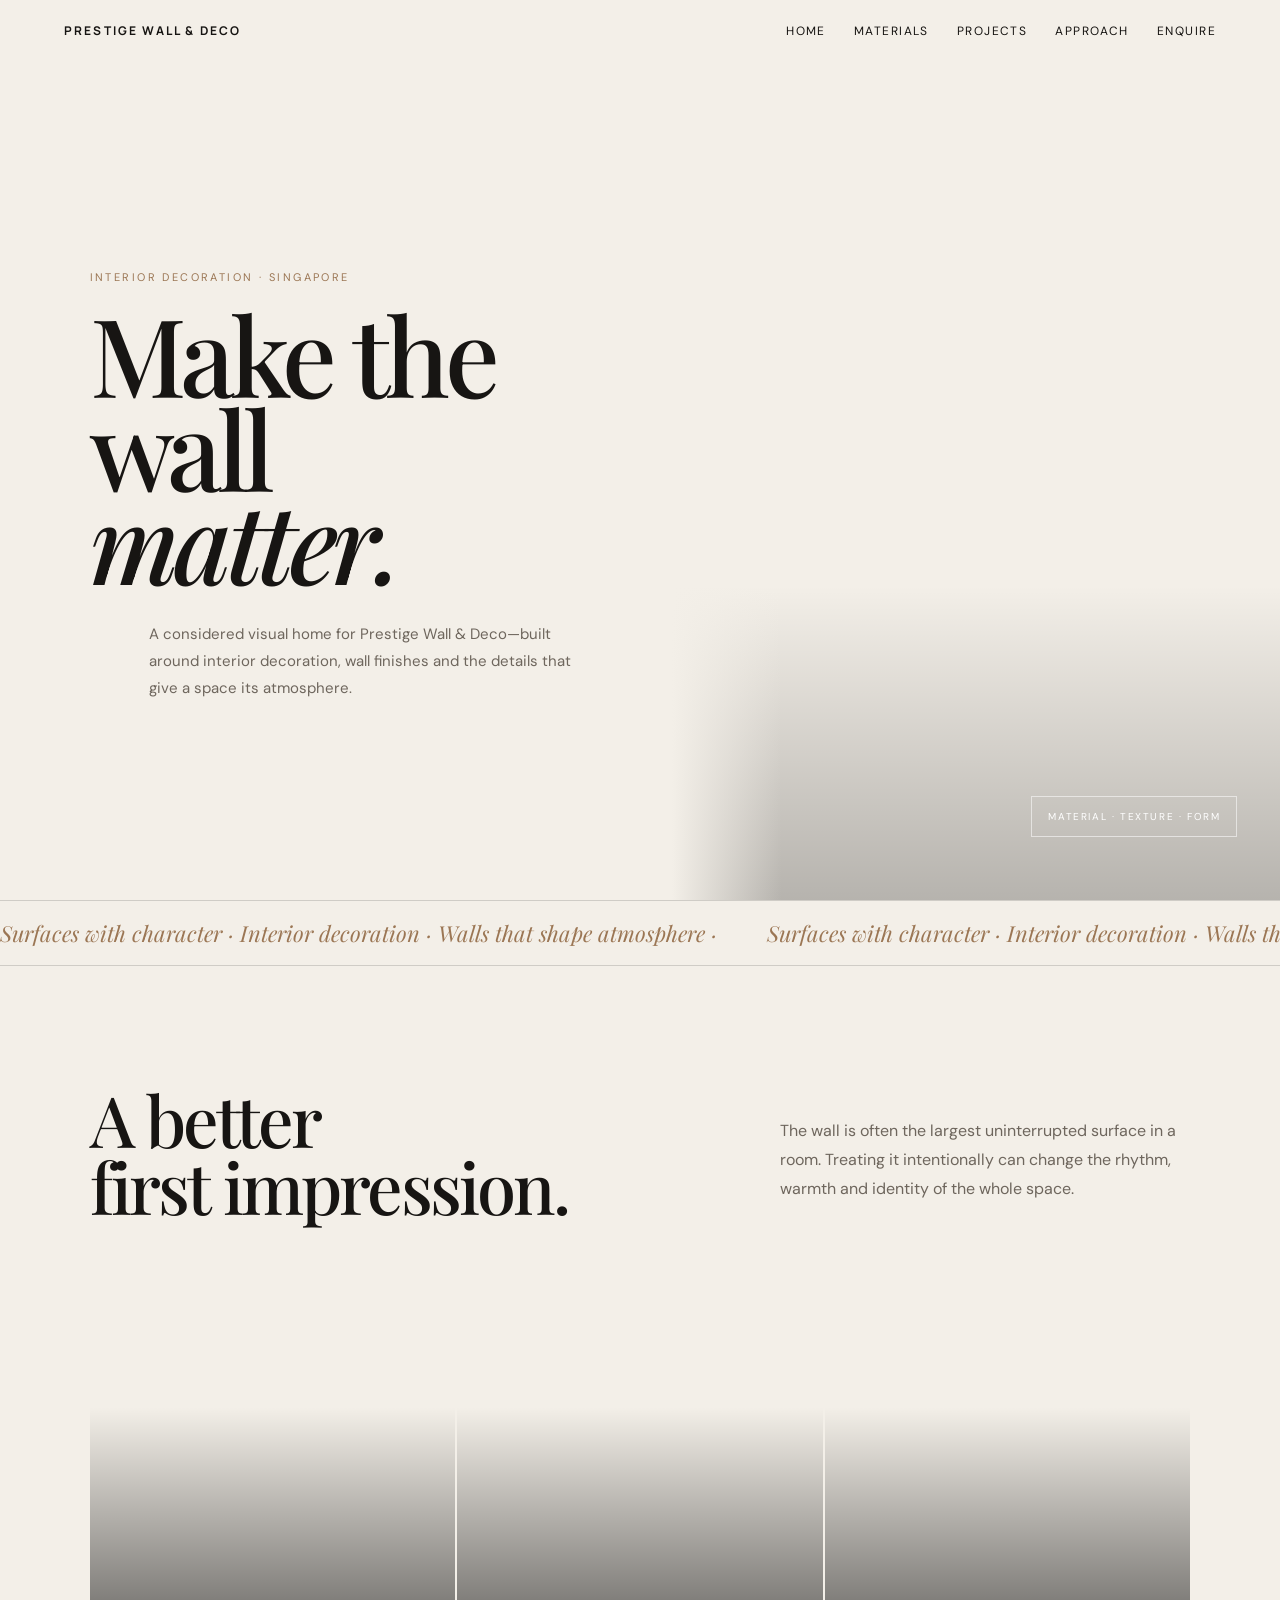
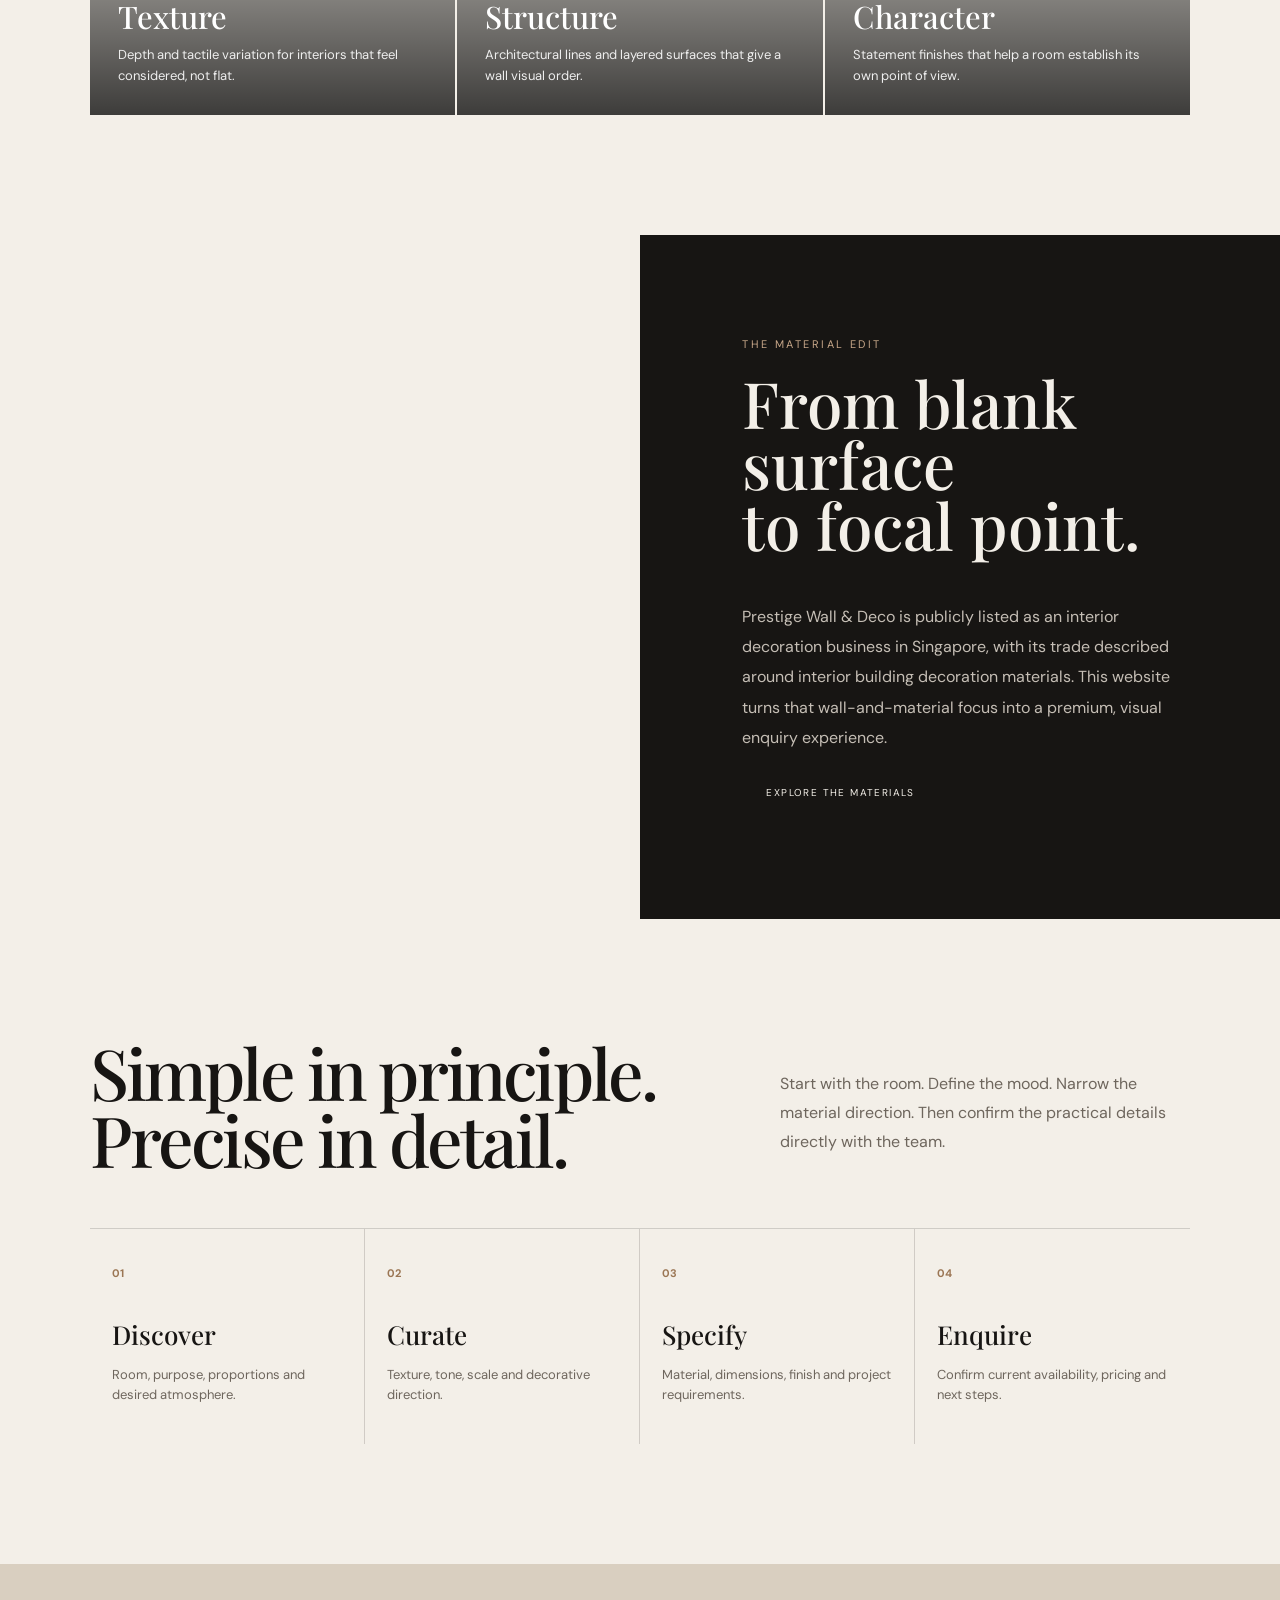
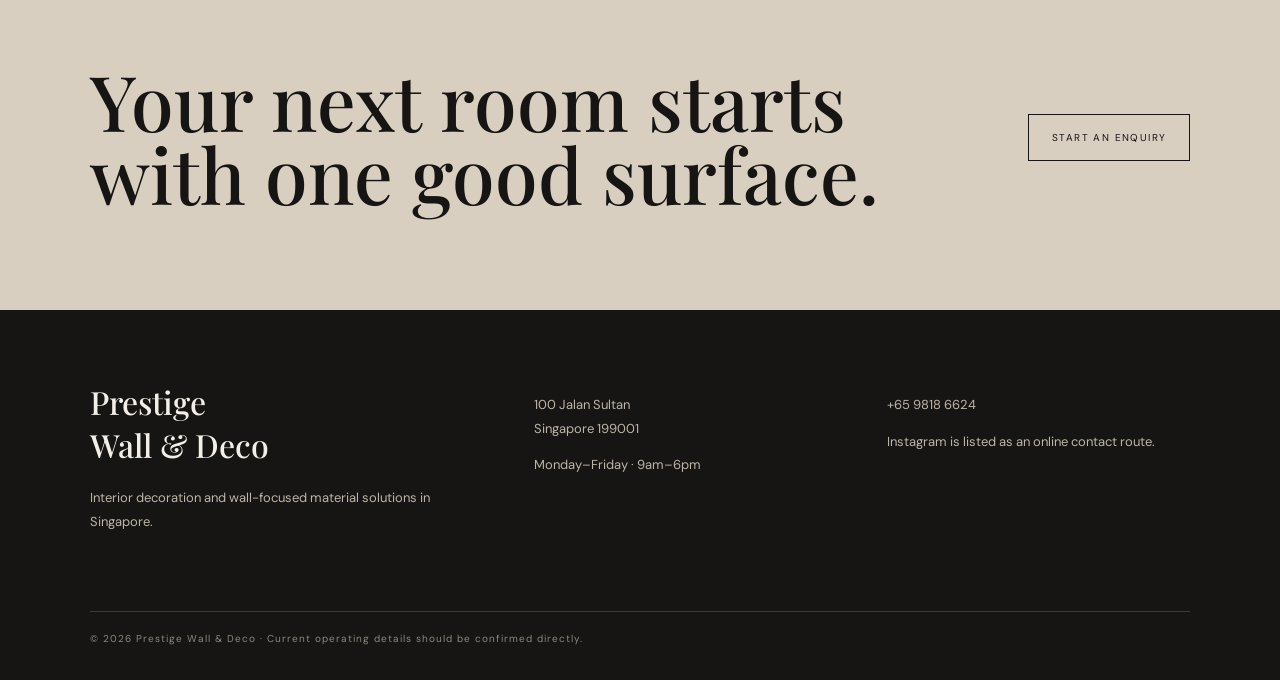
<file: index.html>
<!doctype html><html lang="en"><head><meta charset="utf-8"><meta name="viewport" content="width=device-width,initial-scale=1"><meta name="description" content="Prestige Wall & Deco — interior decoration and wall-focused material solutions in Singapore."><title>Prestige Wall & Deco — Surface, Reimagined</title><link rel="stylesheet" href="styles.css?v=9"></head><body><header class="site-header"><a class="brand" href="index.html">Prestige Wall & Deco</a><button class="menu-btn" aria-label="Open menu">Menu</button><nav class="nav"><a href="index.html">Home</a><a href="materials.html">Materials</a><a href="projects.html">Projects</a><a href="approach.html">Approach</a><a href="contact.html">Enquire</a></nav></header><main><section class="hero"><div class="hero-copy"><div class="eyebrow">Interior decoration · Singapore</div><h1>Make the wall <em>matter.</em></h1><p class="hero-intro">A considered visual home for Prestige Wall & Deco—built around interior decoration, wall finishes and the details that give a space its atmosphere.</p></div><div class="hero-art"><div class="art-tag">Material · Texture · Form</div></div></section><div class="marquee"><span>Surfaces with character · Interior decoration · Walls that shape atmosphere · </span><span>Surfaces with character · Interior decoration · Walls that shape atmosphere · </span></div><section class="section"><div class="section-head"><h2>A better<br>first impression.</h2><p class="section-lead">The wall is often the largest uninterrupted surface in a room. Treating it intentionally can change the rhythm, warmth and identity of the whole space.</p></div><div class="material-grid"><article class="material reveal"><h3>Texture</h3><p>Depth and tactile variation for interiors that feel considered, not flat.</p></article><article class="material reveal"><h3>Structure</h3><p>Architectural lines and layered surfaces that give a wall visual order.</p></article><article class="material reveal"><h3>Character</h3><p>Statement finishes that help a room establish its own point of view.</p></article></div></section><section class="split"><div class="split-image"></div><div class="split-copy"><div class="eyebrow">The material edit</div><h2>From blank surface<br>to focal point.</h2><p>Prestige Wall & Deco is publicly listed as an interior decoration business in Singapore, with its trade described around interior building decoration materials. This website turns that wall-and-material focus into a premium, visual enquiry experience.</p><a class="button" href="materials.html">Explore the materials</a></div></section><section class="section"><div class="section-head"><h2>Simple in principle.<br>Precise in detail.</h2><p class="section-lead">Start with the room. Define the mood. Narrow the material direction. Then confirm the practical details directly with the team.</p></div><div class="numbered"><article class="step reveal"><b>01</b><h3>Discover</h3><p>Room, purpose, proportions and desired atmosphere.</p></article><article class="step reveal"><b>02</b><h3>Curate</h3><p>Texture, tone, scale and decorative direction.</p></article><article class="step reveal"><b>03</b><h3>Specify</h3><p>Material, dimensions, finish and project requirements.</p></article><article class="step reveal"><b>04</b><h3>Enquire</h3><p>Confirm current availability, pricing and next steps.</p></article></div></section><section class="cta"><h2>Your next room starts with one good surface.</h2><a class="button" href="contact.html">Start an enquiry</a></section></main><footer class="footer"><div class="footer-grid"><div><h3>Prestige<br>Wall & Deco</h3><p>Interior decoration and wall-focused material solutions in Singapore.</p></div><div><p>100 Jalan Sultan<br>Singapore 199001</p><p>Monday–Friday · 9am–6pm</p></div><div><p><a href="tel:+6598186624">+65 9818 6624</a></p><p>Instagram is listed as an online contact route.</p></div></div><div class="footer-bottom">© 2026 Prestige Wall & Deco · Current operating details should be confirmed directly.</div></footer><script src="script.js?v=9"></script></body></html>
</file>
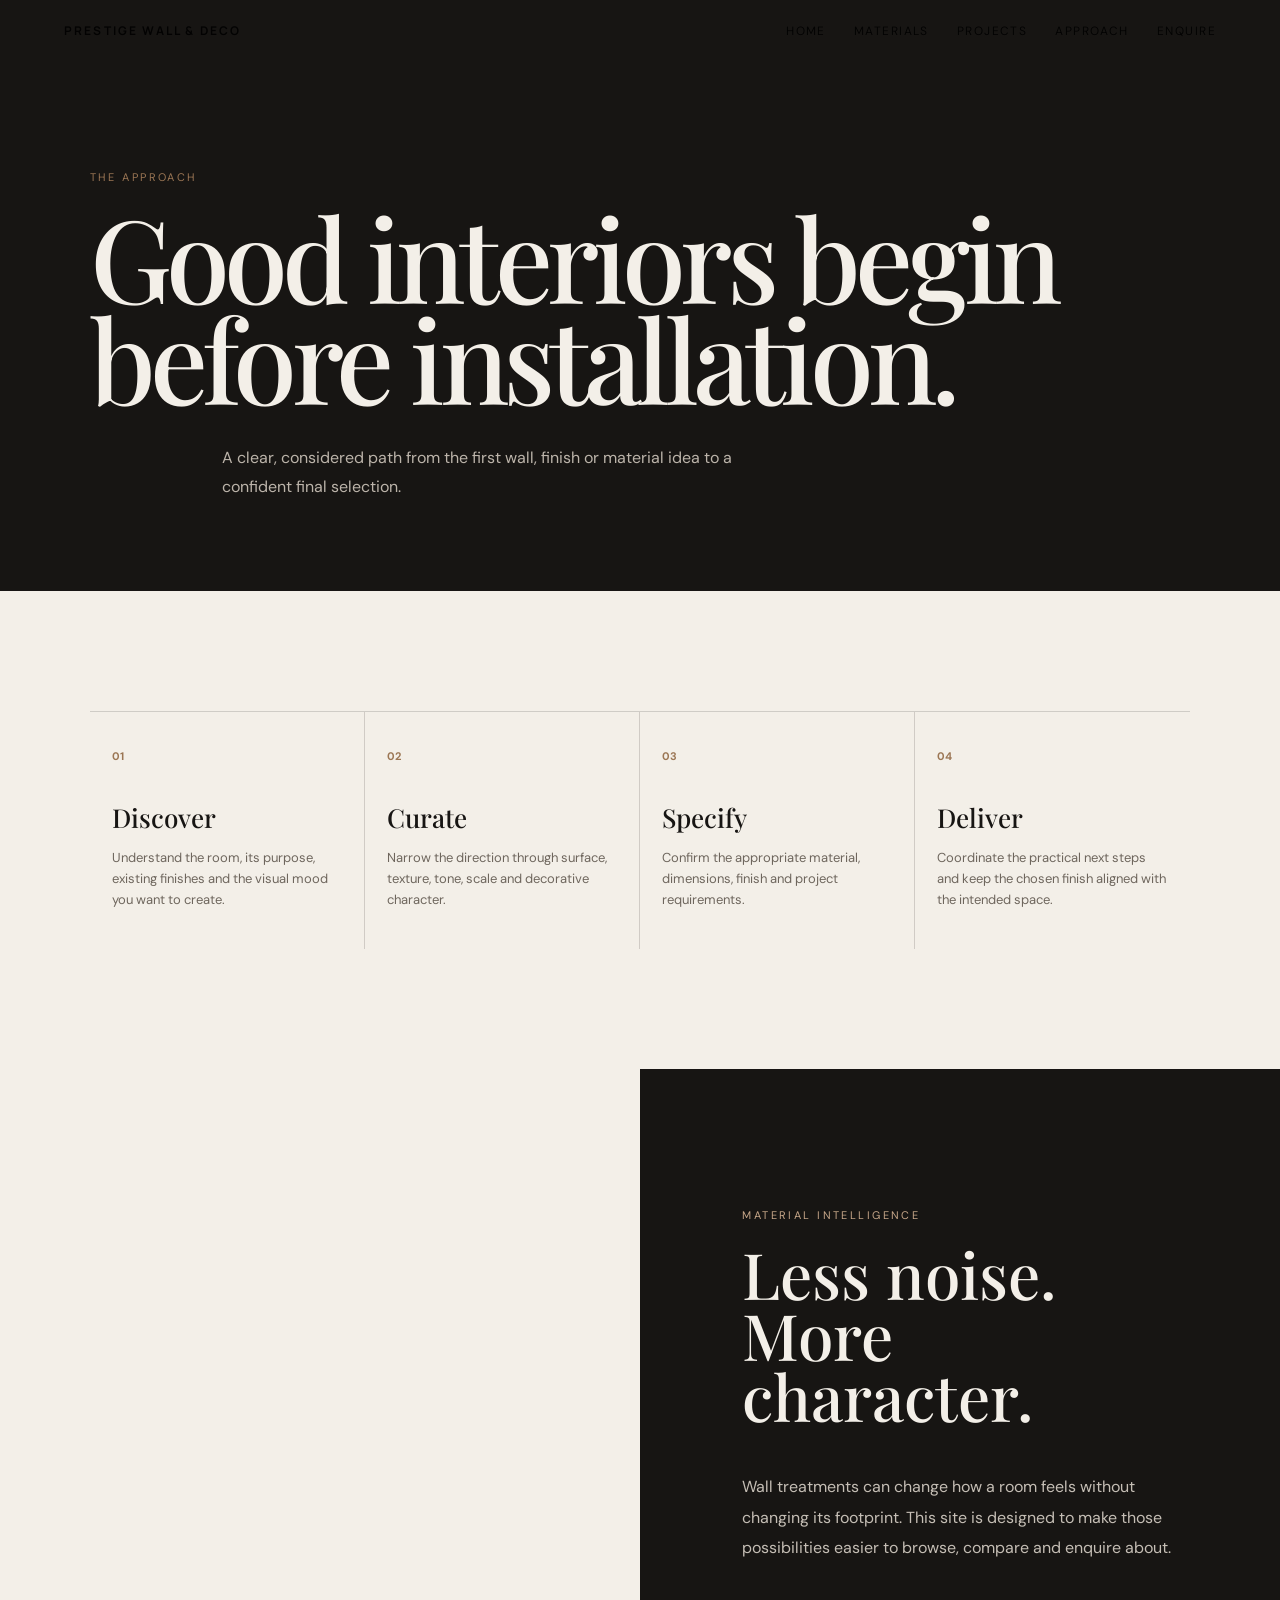
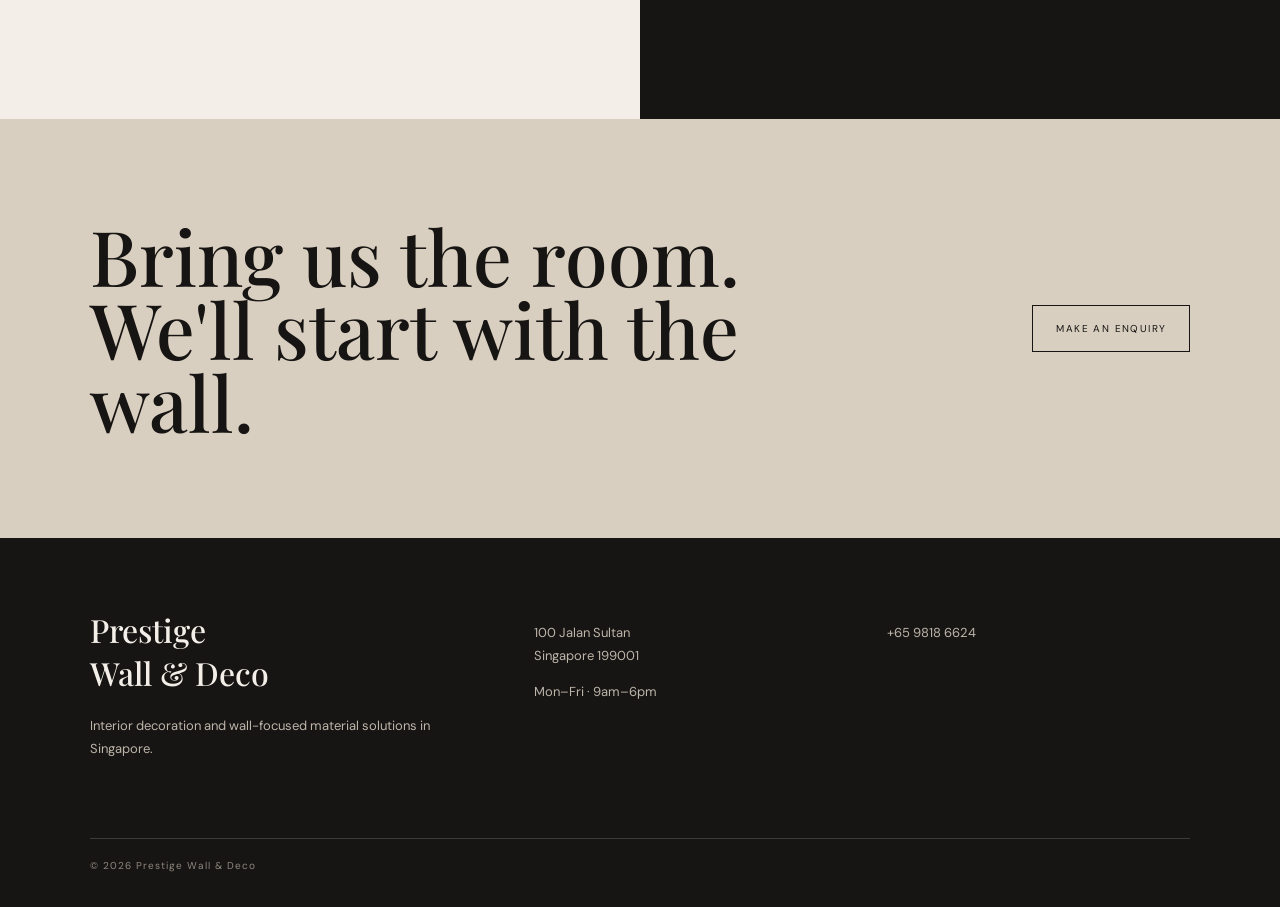
<file: approach.html>
<!doctype html><html lang="en"><head><meta charset="utf-8"><meta name="viewport" content="width=device-width,initial-scale=1"><title>Approach — Prestige Wall & Deco</title><link rel="stylesheet" href="styles.css?v=9"></head><body><header class="site-header"><a class="brand" href="index.html">Prestige Wall & Deco</a><button class="menu-btn">Menu</button><nav class="nav"><a href="index.html">Home</a><a href="materials.html">Materials</a><a href="projects.html">Projects</a><a href="approach.html">Approach</a><a href="contact.html">Enquire</a></nav></header><main><section class="page-hero"><div class="eyebrow">The approach</div><h1>Good interiors begin before installation.</h1><p>A clear, considered path from the first wall, finish or material idea to a confident final selection.</p></section><section class="section"><div class="numbered"><article class="step"><b>01</b><h3>Discover</h3><p>Understand the room, its purpose, existing finishes and the visual mood you want to create.</p></article><article class="step"><b>02</b><h3>Curate</h3><p>Narrow the direction through surface, texture, tone, scale and decorative character.</p></article><article class="step"><b>03</b><h3>Specify</h3><p>Confirm the appropriate material, dimensions, finish and project requirements.</p></article><article class="step"><b>04</b><h3>Deliver</h3><p>Coordinate the practical next steps and keep the chosen finish aligned with the intended space.</p></article></div></section><section class="split"><div class="split-image"></div><div class="split-copy"><div class="eyebrow">Material intelligence</div><h2>Less noise.<br>More character.</h2><p>Wall treatments can change how a room feels without changing its footprint. This site is designed to make those possibilities easier to browse, compare and enquire about.</p></div></section><section class="cta"><h2>Bring us the room. We'll start with the wall.</h2><a class="button" href="contact.html">Make an enquiry</a></section></main><footer class="footer"><div class="footer-grid"><div><h3>Prestige<br>Wall & Deco</h3><p>Interior decoration and wall-focused material solutions in Singapore.</p></div><div><p>100 Jalan Sultan<br>Singapore 199001</p><p>Mon–Fri · 9am–6pm</p></div><div><p><a href="tel:+6598186624">+65 9818 6624</a></p></div></div><div class="footer-bottom">© 2026 Prestige Wall & Deco</div></footer><script src="script.js?v=9"></script></body></html>
</file>
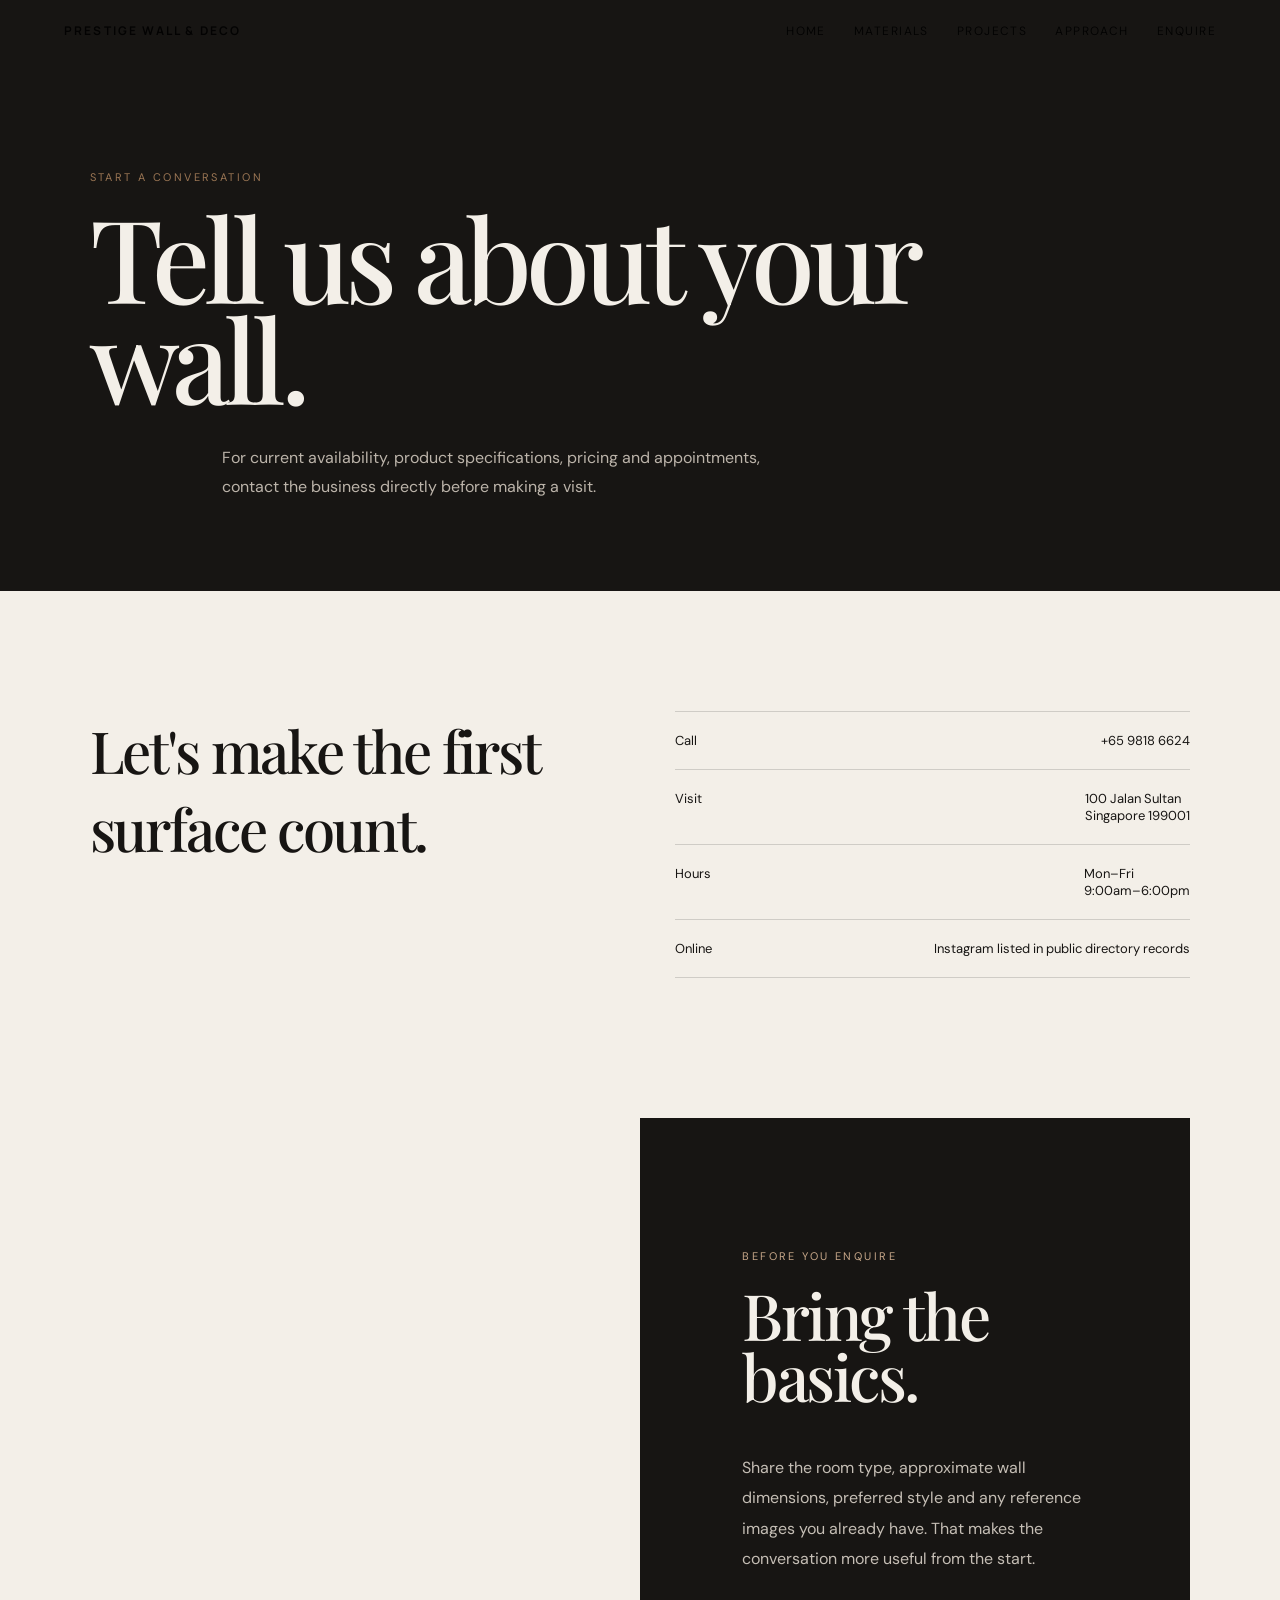
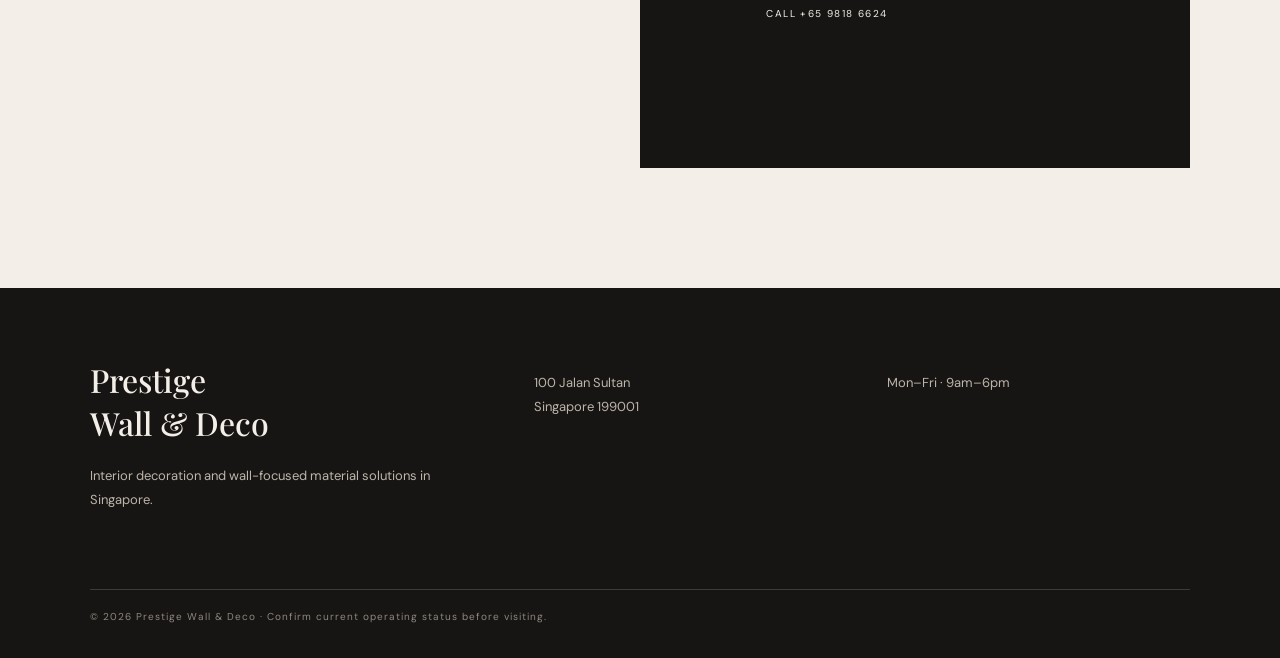
<file: contact.html>
<!doctype html><html lang="en"><head><meta charset="utf-8"><meta name="viewport" content="width=device-width,initial-scale=1"><title>Enquire — Prestige Wall & Deco</title><link rel="stylesheet" href="styles.css?v=9"></head><body><header class="site-header"><a class="brand" href="index.html">Prestige Wall & Deco</a><button class="menu-btn">Menu</button><nav class="nav"><a href="index.html">Home</a><a href="materials.html">Materials</a><a href="projects.html">Projects</a><a href="approach.html">Approach</a><a href="contact.html">Enquire</a></nav></header><main><section class="page-hero"><div class="eyebrow">Start a conversation</div><h1>Tell us about your wall.</h1><p>For current availability, product specifications, pricing and appointments, contact the business directly before making a visit.</p></section><section class="section"><div class="contact-box"><div><h2>Let's make the first surface count.</h2></div><div class="contact-list"><div class="contact-row"><span>Call</span><a href="tel:+6598186624">+65 9818 6624</a></div><div class="contact-row"><span>Visit</span><span>100 Jalan Sultan<br>Singapore 199001</span></div><div class="contact-row"><span>Hours</span><span>Mon–Fri<br>9:00am–6:00pm</span></div><div class="contact-row"><span>Online</span><span>Instagram listed in public directory records</span></div></div></div></section><section class="section" style="padding-top:20px"><div class="split"><div class="split-image"></div><div class="split-copy"><div class="eyebrow">Before you enquire</div><h2>Bring the basics.</h2><p>Share the room type, approximate wall dimensions, preferred style and any reference images you already have. That makes the conversation more useful from the start.</p><a class="button" href="tel:+6598186624">Call +65 9818 6624</a></div></div></section></main><footer class="footer"><div class="footer-grid"><div><h3>Prestige<br>Wall & Deco</h3><p>Interior decoration and wall-focused material solutions in Singapore.</p></div><div><p>100 Jalan Sultan<br>Singapore 199001</p></div><div><p>Mon–Fri · 9am–6pm</p></div></div><div class="footer-bottom">© 2026 Prestige Wall & Deco · Confirm current operating status before visiting.</div></footer><script src="script.js?v=9"></script></body></html>
</file>
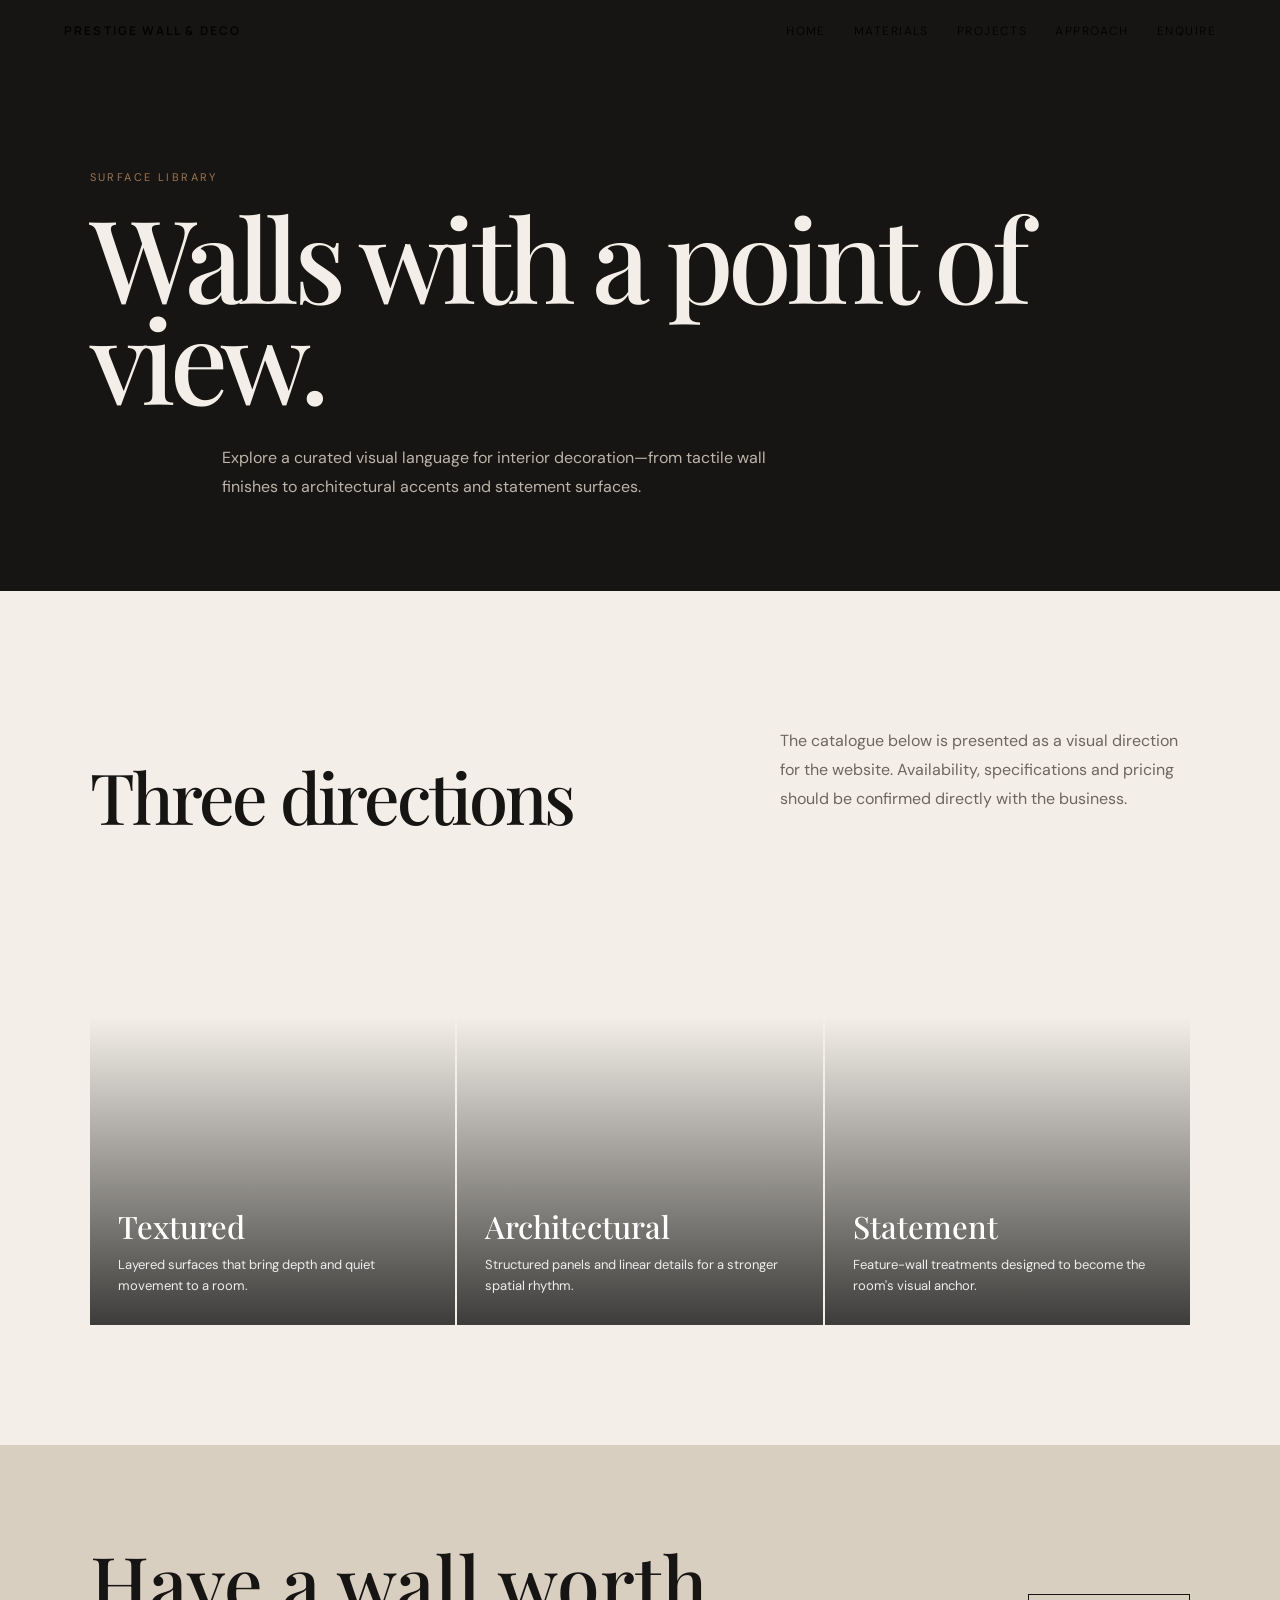
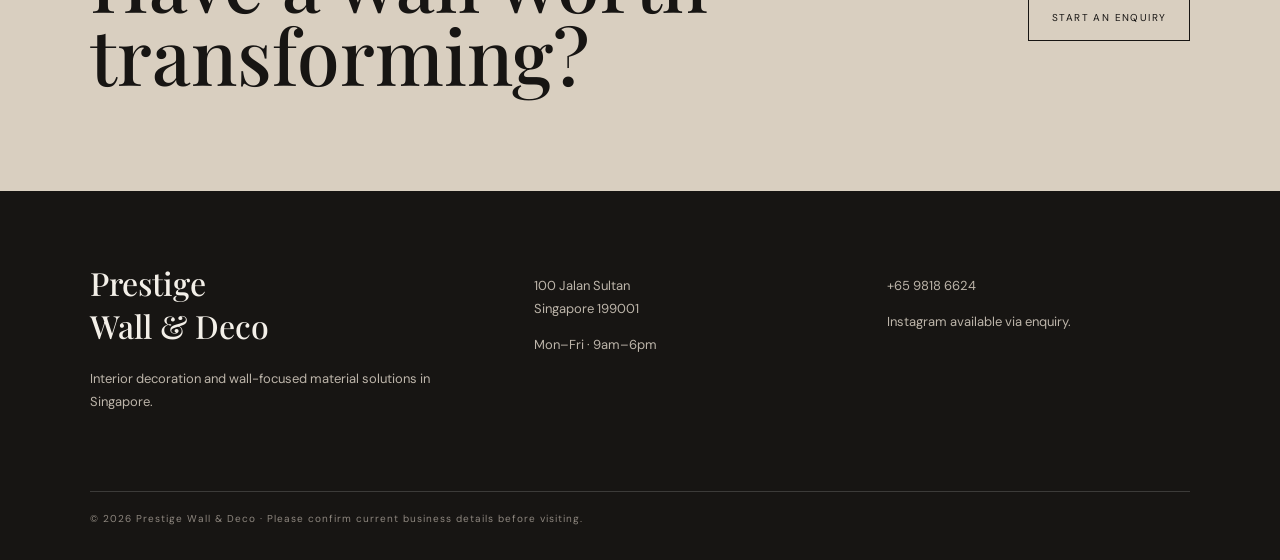
<file: materials.html>
<!doctype html><html lang="en"><head><meta charset="utf-8"><meta name="viewport" content="width=device-width,initial-scale=1"><title>Materials — Prestige Wall & Deco</title><link rel="stylesheet" href="styles.css?v=9"></head><body><header class="site-header"><a class="brand" href="index.html">Prestige Wall & Deco</a><button class="menu-btn">Menu</button><nav class="nav"><a href="index.html">Home</a><a href="materials.html">Materials</a><a href="projects.html">Projects</a><a href="approach.html">Approach</a><a href="contact.html">Enquire</a></nav></header><main><section class="page-hero"><div class="eyebrow">Surface library</div><h1>Walls with a point of view.</h1><p>Explore a curated visual language for interior decoration—from tactile wall finishes to architectural accents and statement surfaces.</p></section><section class="section"><div class="section-head"><h2>Three directions</h2><p class="section-lead">The catalogue below is presented as a visual direction for the website. Availability, specifications and pricing should be confirmed directly with the business.</p></div><div class="material-grid"><article class="material"><h3>Textured</h3><p>Layered surfaces that bring depth and quiet movement to a room.</p></article><article class="material"><h3>Architectural</h3><p>Structured panels and linear details for a stronger spatial rhythm.</p></article><article class="material"><h3>Statement</h3><p>Feature-wall treatments designed to become the room's visual anchor.</p></article></div></section><section class="cta"><h2>Have a wall worth transforming?</h2><a class="button" href="contact.html">Start an enquiry</a></section></main><footer class="footer"><div class="footer-grid"><div><h3>Prestige<br>Wall & Deco</h3><p>Interior decoration and wall-focused material solutions in Singapore.</p></div><div><p>100 Jalan Sultan<br>Singapore 199001</p><p>Mon–Fri · 9am–6pm</p></div><div><p><a href="tel:+6598186624">+65 9818 6624</a></p><p>Instagram available via enquiry.</p></div></div><div class="footer-bottom">© 2026 Prestige Wall & Deco · Please confirm current business details before visiting.</div></footer><script src="script.js?v=9"></script></body></html>
</file>
<file: styles.css>
@import url('https://fonts.googleapis.com/css2?family=DM+Sans:wght@400;500;600&family=Manrope:wght@400;500;600;700&family=Playfair+Display:ital,wght@0,500;0,600;1,500&display=swap');
:root{--ink:#171513;--paper:#f3efe8;--warm:#d9cfc0;--bronze:#9b7654;--line:rgba(23,21,19,.16);--muted:#6e665d}*{box-sizing:border-box}html{scroll-behavior:smooth}body{margin:0;background:var(--paper);color:var(--ink);font-family:'DM Sans',sans-serif}a{color:inherit;text-decoration:none}button{font:inherit}.site-header{position:fixed;z-index:20;top:0;left:0;right:0;padding:22px 5vw;display:flex;align-items:center;justify-content:space-between;mix-blend-mode:multiply}.brand{font:700 12px Manrope;letter-spacing:.18em;text-transform:uppercase}.nav{display:flex;gap:28px;font-size:12px;text-transform:uppercase;letter-spacing:.12em}.menu-btn{display:none;background:none;border:0;font-size:12px}.hero{min-height:100svh;display:grid;grid-template-columns:1.05fr .95fr;position:relative;overflow:hidden}.hero-copy{padding:16vh 7vw 8vh;display:flex;flex-direction:column;justify-content:center}.eyebrow{font-size:11px;letter-spacing:.22em;text-transform:uppercase;color:var(--bronze);margin-bottom:22px}.hero h1{font:500 clamp(58px,8.5vw,132px)/.86 'Playfair Display',serif;letter-spacing:-.05em;margin:0;max-width:900px}.hero h1 em{font-style:italic}.hero-intro{max-width:430px;margin:34px 0 0 12%;font-size:15px;line-height:1.8;color:var(--muted)}.hero-art{position:relative;min-height:100svh;background:url('https://images.unsplash.com/photo-1618221195710-dd6b41faaea6?auto=format&fit=crop&w=1600&q=85') center/cover}.hero-art:after{content:'';position:absolute;inset:0;background:linear-gradient(90deg,var(--paper) 0,transparent 18%),linear-gradient(180deg,transparent 65%,rgba(0,0,0,.25))}.art-tag{position:absolute;z-index:2;right:7%;bottom:7%;color:#fff;border:1px solid rgba(255,255,255,.55);padding:13px 16px;font-size:10px;letter-spacing:.16em;text-transform:uppercase}.section{padding:120px 7vw}.section-head{display:flex;justify-content:space-between;gap:40px;align-items:end;margin-bottom:55px}.section h2{font:500 clamp(42px,5.5vw,82px)/.95 'Playfair Display',serif;letter-spacing:-.04em;margin:0}.section-lead{max-width:410px;color:var(--muted);line-height:1.8}.marquee{border-block:1px solid var(--line);padding:17px 0;overflow:hidden;white-space:nowrap;font:italic 22px 'Playfair Display';color:var(--bronze)}.marquee span{display:inline-block;padding-right:50px}.material-grid{display:grid;grid-template-columns:repeat(3,1fr);gap:2px}.material{min-height:440px;padding:28px;display:flex;flex-direction:column;justify-content:end;color:#fff;position:relative;overflow:hidden;background-size:cover;background-position:center}.material:before{content:'';position:absolute;inset:0;background:linear-gradient(transparent 30%,rgba(0,0,0,.75))}.material>*{position:relative}.material:nth-child(1){background-image:url('https://images.unsplash.com/photo-1618220179428-22790b461013?auto=format&fit=crop&w=900&q=80')}.material:nth-child(2){background-image:url('https://images.unsplash.com/photo-1616486338812-3dadae4b4ace?auto=format&fit=crop&w=900&q=80')}.material:nth-child(3){background-image:url('https://images.unsplash.com/photo-1600607687920-4e2a09cf159d?auto=format&fit=crop&w=900&q=80')}.material h3{font:500 31px 'Playfair Display';margin:0 0 8px}.material p{font-size:13px;line-height:1.6;margin:0;color:#eee}.split{display:grid;grid-template-columns:1fr 1fr;min-height:650px}.split-image{background:url('https://images.unsplash.com/photo-1600607687939-ce8a6c25118c?auto=format&fit=crop&w=1400&q=85') center/cover}.split-copy{background:var(--ink);color:var(--paper);padding:8vw;display:flex;flex-direction:column;justify-content:center}.split-copy .eyebrow{color:#c7a789}.split-copy h2{font:500 clamp(44px,5vw,75px)/.95 'Playfair Display';margin:0 0 30px}.split-copy p{color:#c5beb5;line-height:1.9;max-width:470px}.numbered{display:grid;grid-template-columns:repeat(4,1fr);border-top:1px solid var(--line)}.step{padding:32px 22px 25px;border-right:1px solid var(--line);min-height:210px}.step:last-child{border:0}.step b{font-size:11px;color:var(--bronze)}.step h3{font:500 26px 'Playfair Display';margin:35px 0 10px}.step p{font-size:13px;line-height:1.6;color:var(--muted)}.cta{background:var(--warm);padding:100px 7vw;display:flex;justify-content:space-between;align-items:center;gap:40px}.cta h2{font:500 clamp(44px,6vw,85px)/.95 'Playfair Display';margin:0;max-width:800px}.button{display:inline-flex;padding:16px 23px;border:1px solid var(--ink);text-transform:uppercase;letter-spacing:.14em;font-size:10px;white-space:nowrap}.footer{padding:70px 7vw 35px;background:var(--ink);color:var(--paper)}.footer-grid{display:grid;grid-template-columns:1.3fr 1fr 1fr;gap:50px;padding-bottom:65px}.footer h3{font:500 32px 'Playfair Display';margin:0 0 20px}.footer p,.footer a{font-size:13px;line-height:1.8;color:#bdb5aa}.footer-bottom{border-top:1px solid rgba(255,255,255,.16);padding-top:20px;font-size:10px;letter-spacing:.1em;color:#8e877f}.page-hero{padding:170px 7vw 90px;background:var(--ink);color:var(--paper)}.page-hero h1{font:500 clamp(58px,9vw,125px)/.88 'Playfair Display';letter-spacing:-.05em;margin:0;max-width:1000px}.page-hero p{max-width:550px;color:#bcb4aa;line-height:1.8;margin:35px 0 0 12%}.gallery{display:grid;grid-template-columns:1fr 1fr;gap:8px}.gallery img{width:100%;height:520px;object-fit:cover}.gallery img:nth-child(2),.gallery img:nth-child(3){height:330px}.gallery img:nth-child(4){height:520px}.contact-box{display:grid;grid-template-columns:1fr 1fr;gap:70px}.contact-box h2{font:500 58px 'Playfair Display';margin:0}.contact-list{border-top:1px solid var(--line)}.contact-row{display:flex;justify-content:space-between;gap:20px;padding:20px 0;border-bottom:1px solid var(--line);font-size:13px}.reveal{opacity:1;transform:none}.js .reveal{opacity:0;transform:translateY(22px);transition:.8s ease}.js .reveal.visible{opacity:1;transform:none}@media(max-width:800px){.site-header{padding:18px 5vw}.nav{display:none}.menu-btn{display:block}.nav.open{position:absolute;display:flex;flex-direction:column;top:60px;right:5vw;background:var(--paper);padding:22px 25px;box-shadow:0 15px 40px rgba(0,0,0,.12)}.hero{display:block}.hero-copy{min-height:70svh;padding:125px 7vw 55px}.hero h1{font-size:clamp(58px,18vw,100px)}.hero-intro{margin:30px 0 0}.hero-art{min-height:55svh}.section{padding:80px 6vw}.section-head{display:block}.section-lead{margin-top:25px}.material-grid,.numbered,.split,.contact-box{grid-template-columns:1fr}.material{min-height:380px}.split-image{min-height:55vh}.step{border-right:0;border-bottom:1px solid var(--line)}.cta{display:block;padding:75px 6vw}.cta .button{margin-top:30px}.footer-grid{grid-template-columns:1fr;gap:35px}.page-hero{padding:135px 6vw 70px}.page-hero p{margin-left:0}.gallery{grid-template-columns:1fr}.gallery img,.gallery img:nth-child(2),.gallery img:nth-child(3),.gallery img:nth-child(4){height:390px}}
</file>
